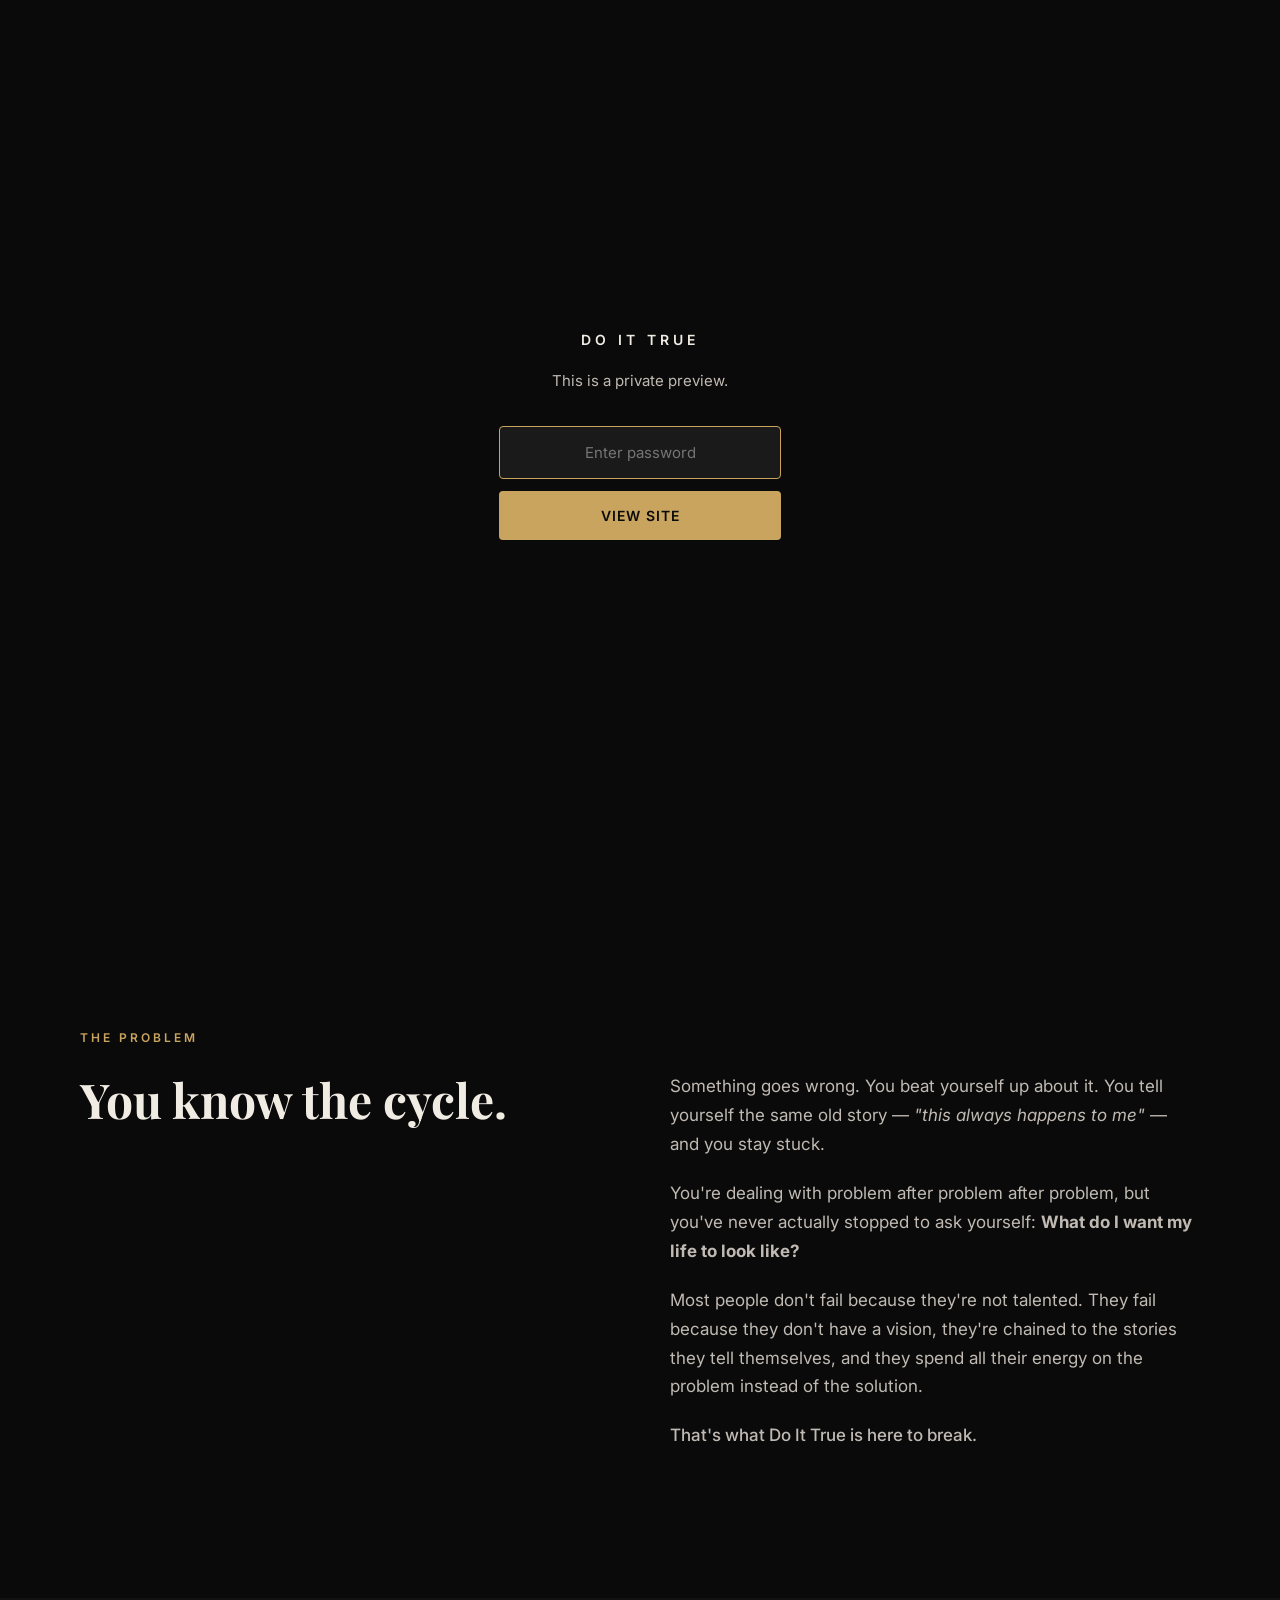
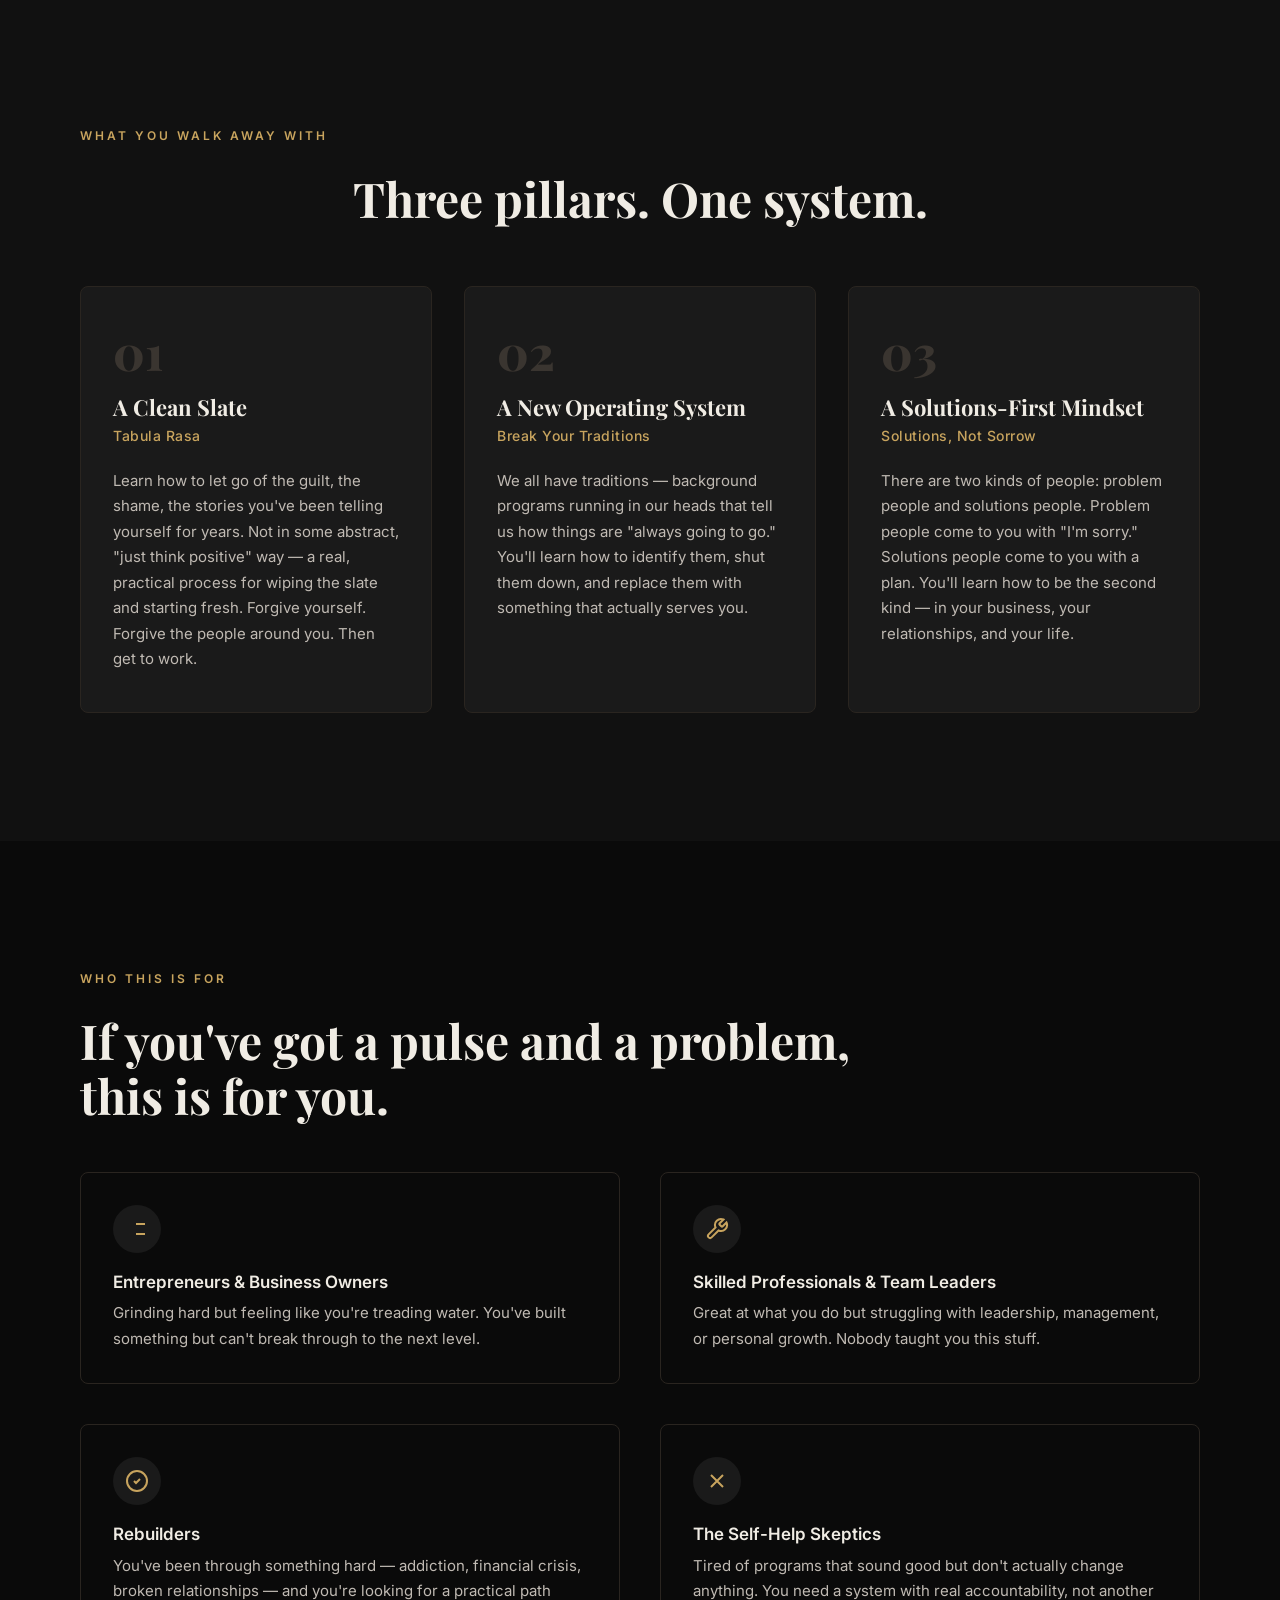
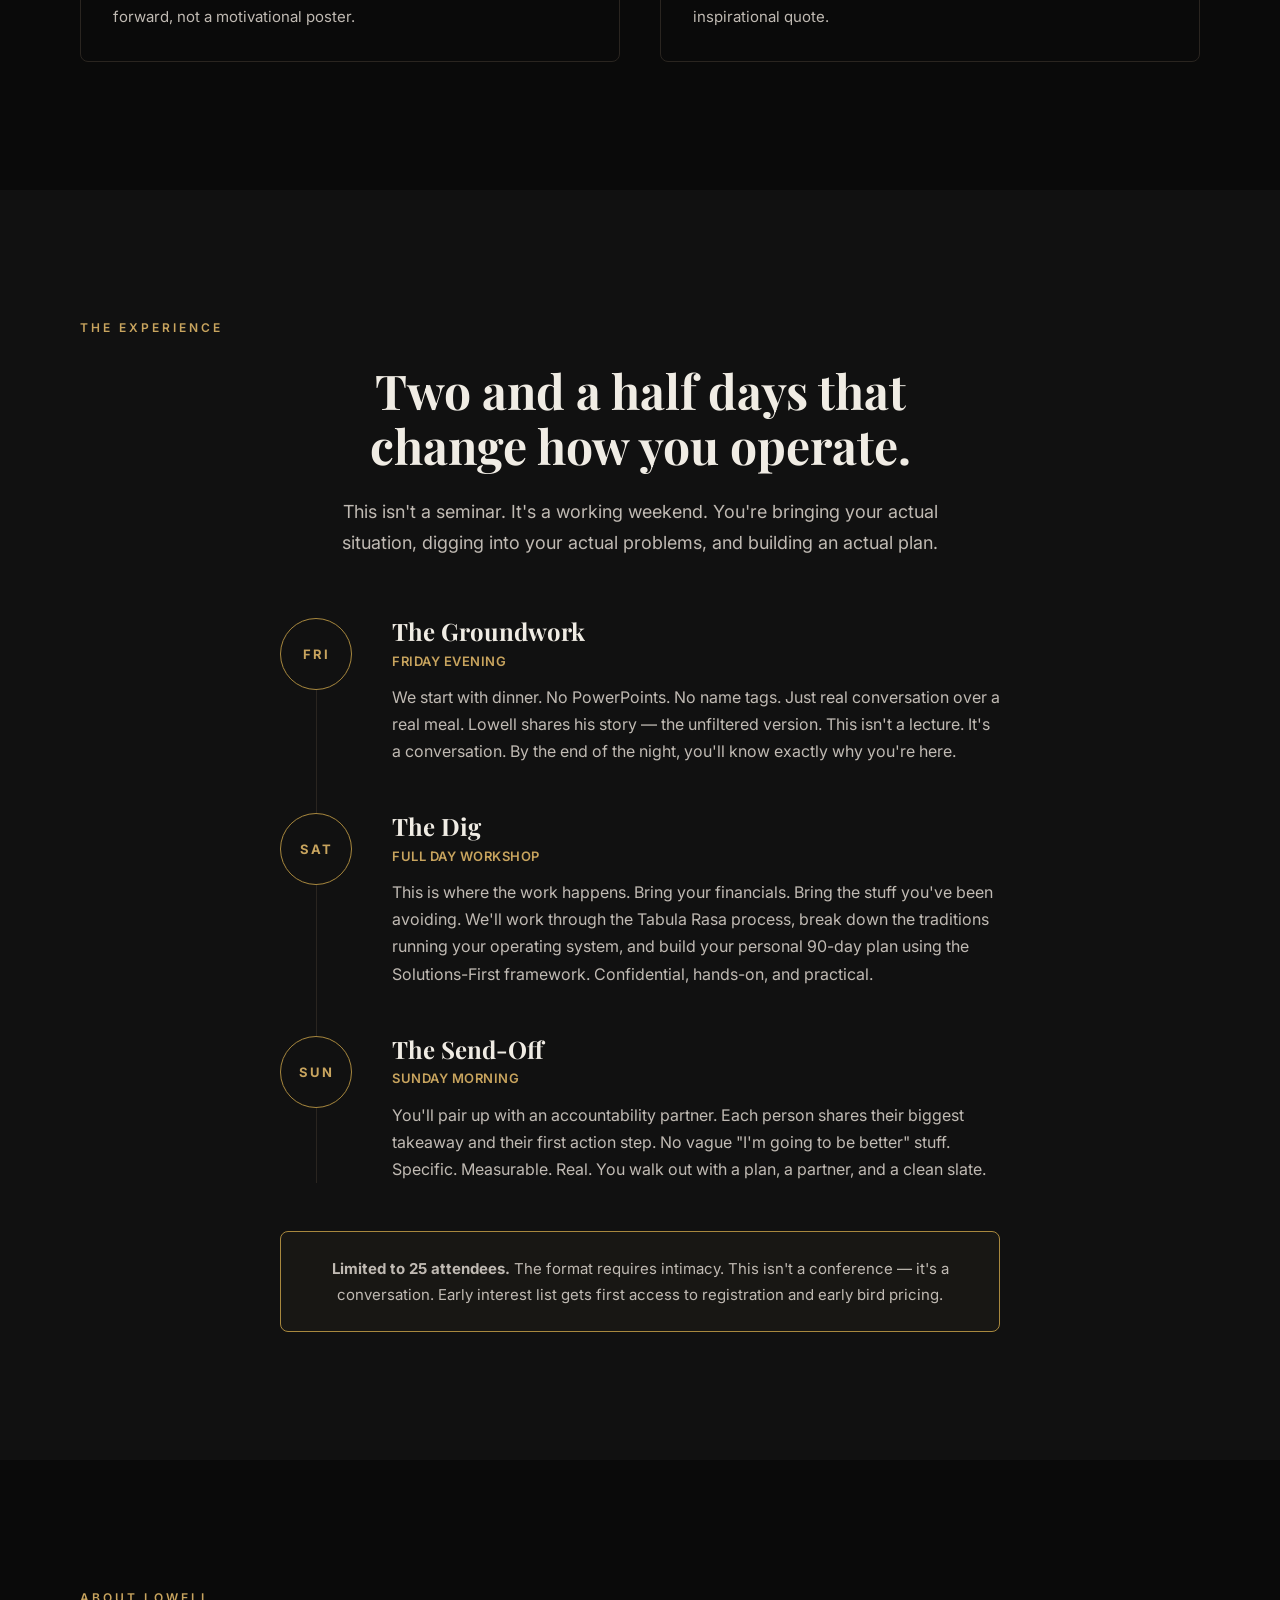
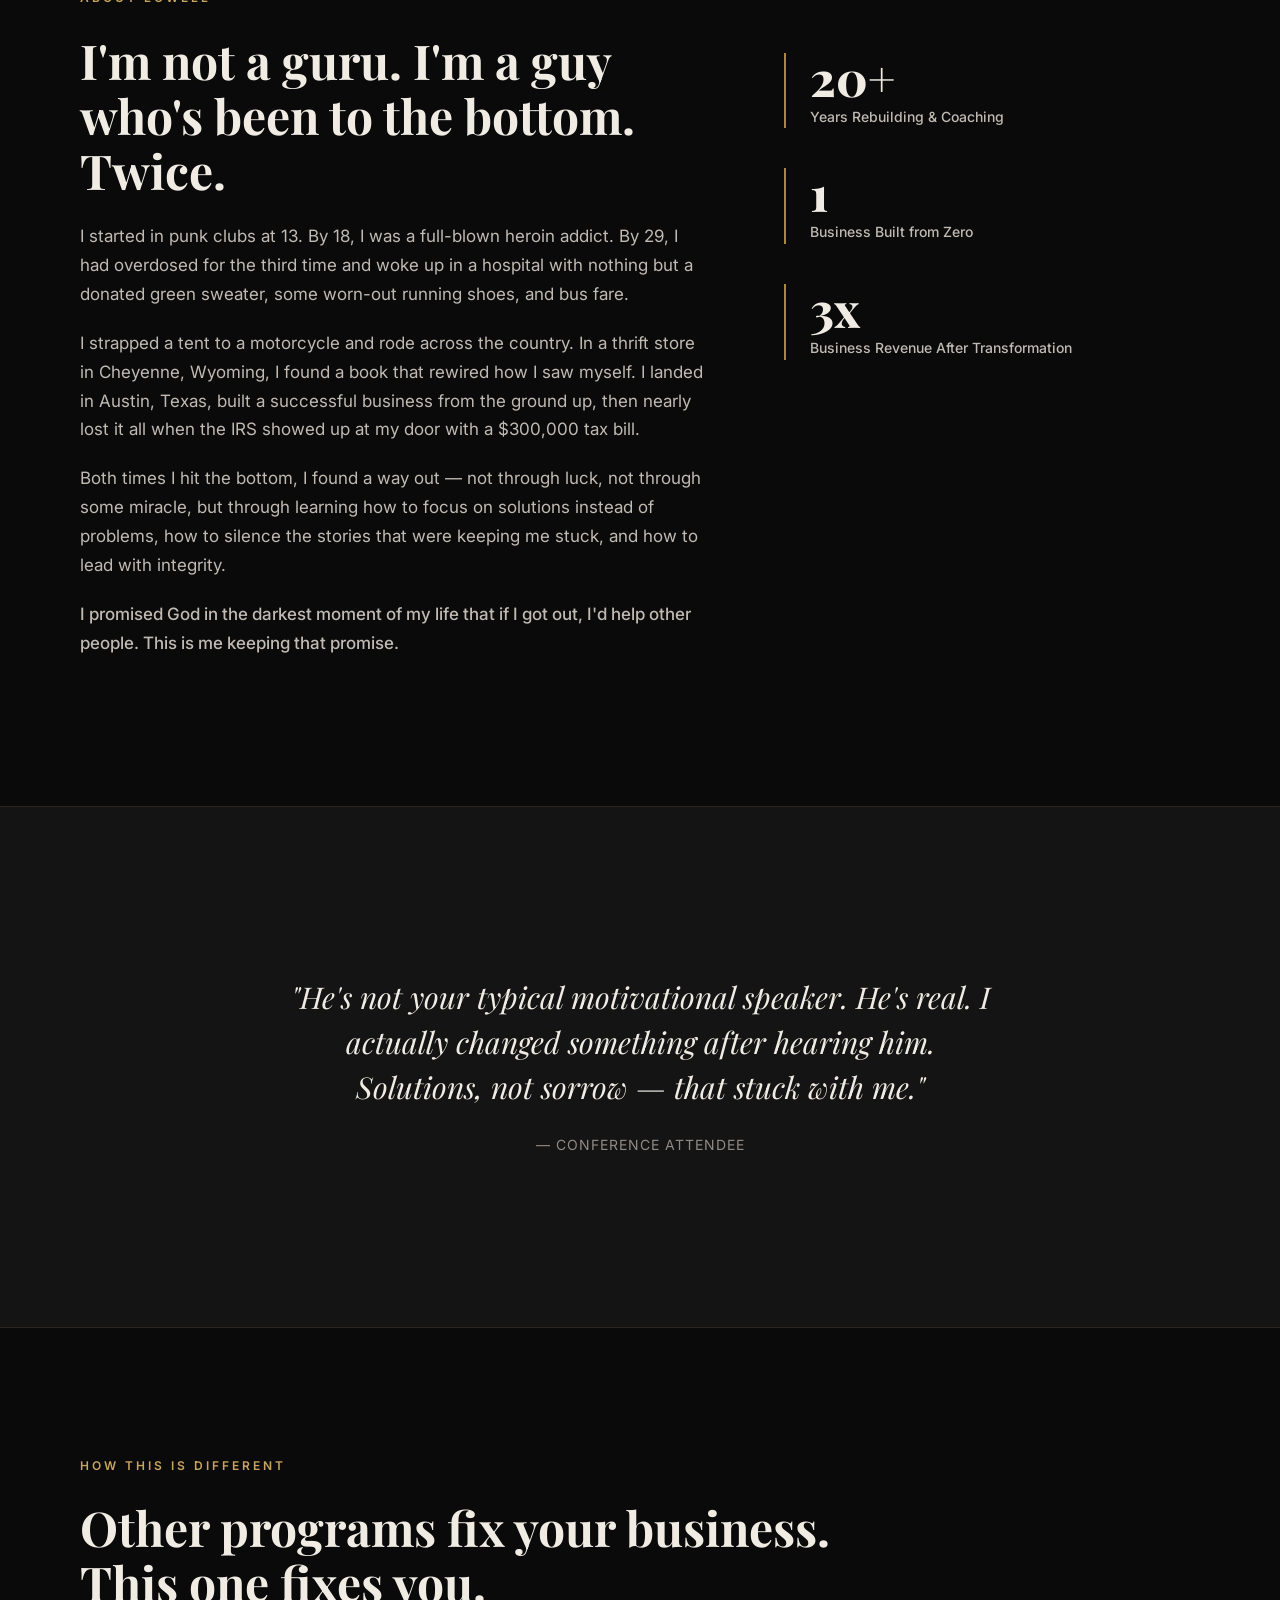
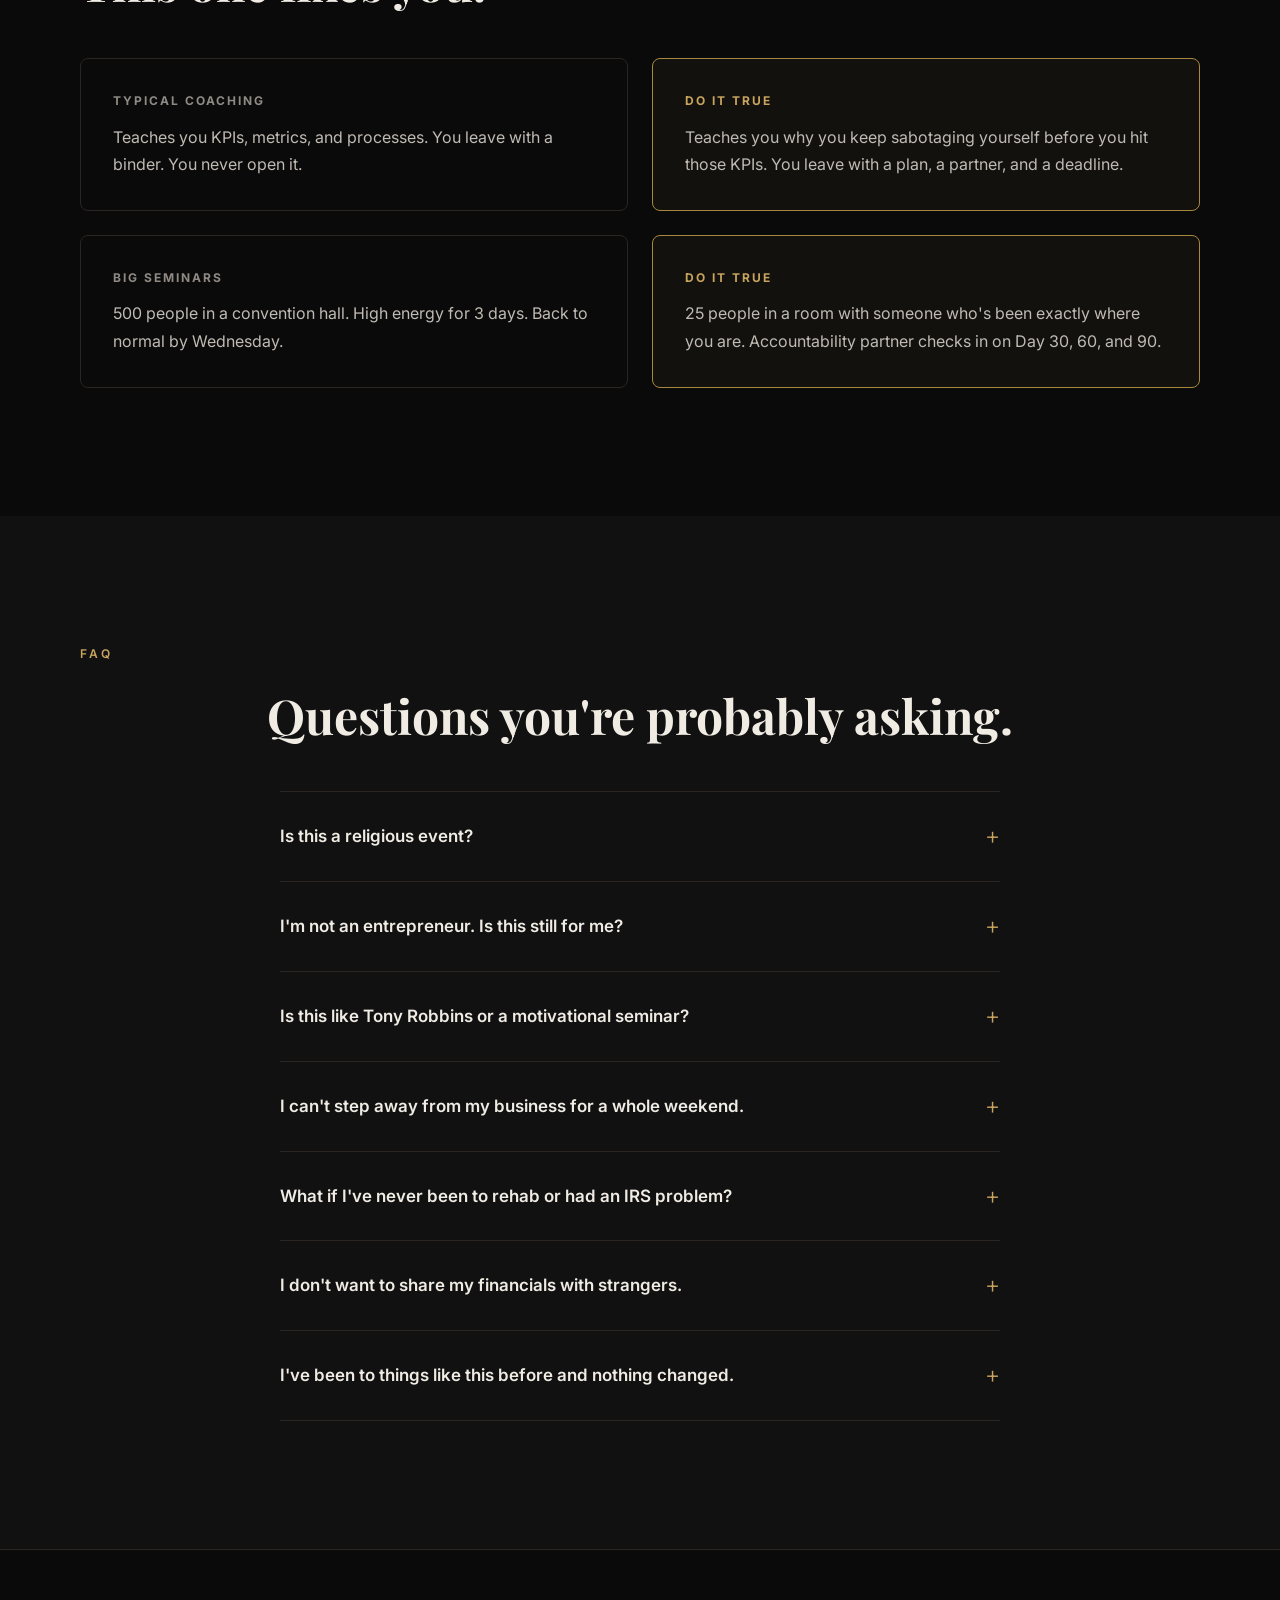
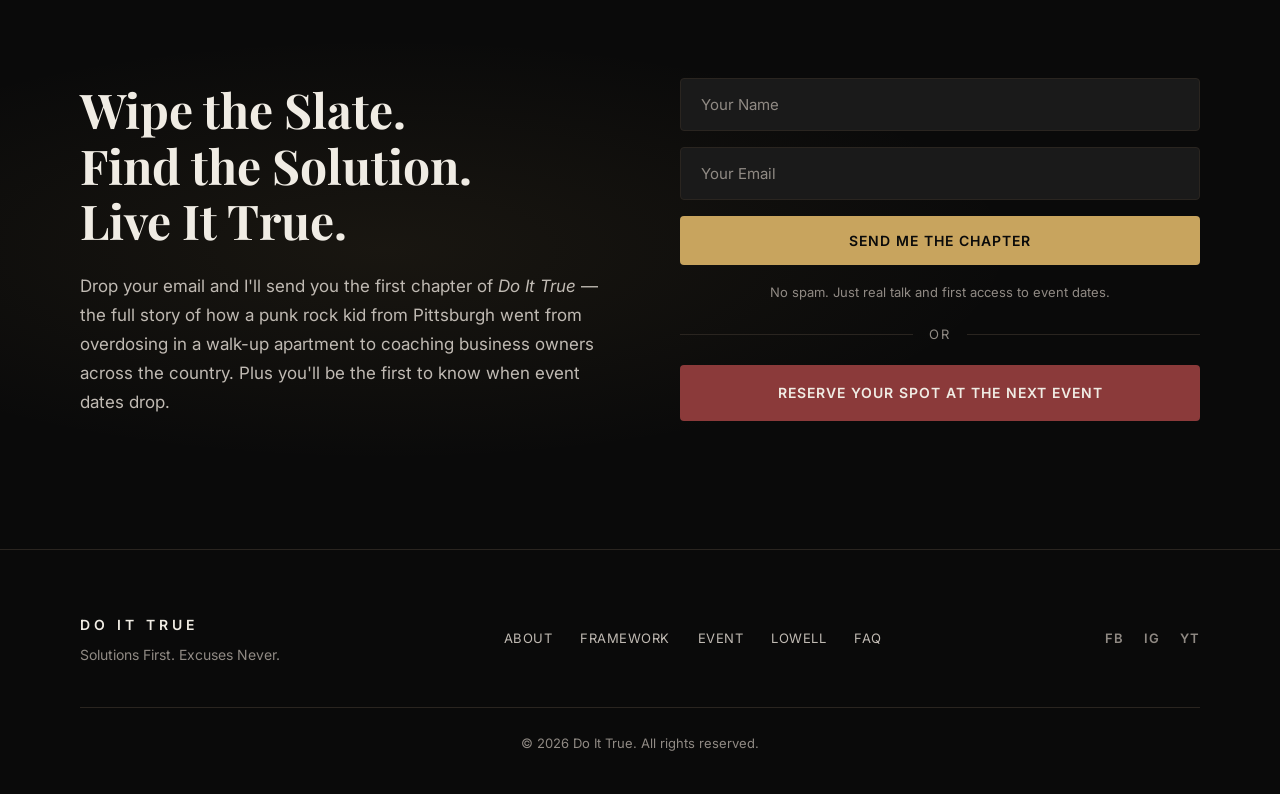
<file: index.html>
<!DOCTYPE html>
<html lang="en">
<head>
  <meta charset="UTF-8">
  <meta name="viewport" content="width=device-width, initial-scale=1.0">
  <title>Do It True — Your Past Doesn't Get to Write Your Future</title>
  <meta name="description" content="Do It True is a solutions-first movement for entrepreneurs, business owners, and anyone ready to stop spinning their wheels and start building the life they want.">
  <link rel="preconnect" href="https://fonts.googleapis.com">
  <link rel="preconnect" href="https://fonts.gstatic.com" crossorigin>
  <link href="https://fonts.googleapis.com/css2?family=Inter:wght@400;500;600&family=Playfair+Display:ital,wght@0,700;0,800;1,700&display=swap" rel="stylesheet">
  <link rel="stylesheet" href="style.css">
</head>
<body>

  <!-- Navigation -->
  <nav class="nav" id="nav">
    <div class="nav-inner">
      <a href="#" class="nav-logo">DO IT TRUE</a>
      <div class="nav-links">
        <a href="#about">About</a>
        <a href="#framework">Framework</a>
        <a href="#event">The Event</a>
        <a href="#lowell">Lowell's Story</a>
        <a href="#faq">FAQ</a>
        <a href="#signup" class="nav-cta">Reserve Your Spot</a>
      </div>
      <button class="nav-toggle" id="navToggle" aria-label="Toggle menu">
        <span></span><span></span><span></span>
      </button>
    </div>
  </nav>

  <!-- Mobile Menu -->
  <div class="mobile-menu" id="mobileMenu">
    <a href="#about">About</a>
    <a href="#framework">Framework</a>
    <a href="#event">The Event</a>
    <a href="#lowell">Lowell's Story</a>
    <a href="#faq">FAQ</a>
    <a href="#signup" class="nav-cta">Reserve Your Spot</a>
  </div>

  <!-- Hero -->
  <header class="hero">
    <div class="hero-bg"></div>
    <div class="container hero-content">
      <p class="hero-tag">A Solutions-First Movement</p>
      <h1 class="hero-title">Your Past Doesn't Get to Write Your Future.</h1>
      <p class="hero-sub">Do It True is for entrepreneurs, business owners, and anyone who's tired of spinning their wheels on problems and ready to build the life they want.</p>
      <div class="hero-actions">
        <a href="#signup" class="btn btn-primary">Reserve Your Spot</a>
        <a href="#about" class="btn btn-ghost">Learn More</a>
      </div>
      <p class="hero-quote">"Don't spend time on your problems. Spend time on your solutions."</p>
    </div>
    <div class="hero-scroll">
      <span>Scroll</span>
      <div class="hero-scroll-line"></div>
    </div>
  </header>

  <!-- Problem Section -->
  <section class="section" id="about">
    <div class="container">
      <div class="section-label">The Problem</div>
      <div class="split">
        <div class="split-left">
          <h2 class="section-title">You know the cycle.</h2>
        </div>
        <div class="split-right">
          <p>Something goes wrong. You beat yourself up about it. You tell yourself the same old story &mdash; <em>"this always happens to me"</em> &mdash; and you stay stuck.</p>
          <p>You're dealing with problem after problem after problem, but you've never actually stopped to ask yourself: <strong>What do I want my life to look like?</strong></p>
          <p>Most people don't fail because they're not talented. They fail because they don't have a vision, they're chained to the stories they tell themselves, and they spend all their energy on the problem instead of the solution.</p>
          <p class="accent-text">That's what Do It True is here to break.</p>
        </div>
      </div>
    </div>
  </section>

  <!-- Framework Section -->
  <section class="section section-dark" id="framework">
    <div class="container">
      <div class="section-label">What You Walk Away With</div>
      <h2 class="section-title center">Three pillars. One system.</h2>
      <div class="cards">
        <div class="card">
          <div class="card-number">01</div>
          <h3 class="card-title">A Clean Slate</h3>
          <p class="card-subtitle">Tabula Rasa</p>
          <p>Learn how to let go of the guilt, the shame, the stories you've been telling yourself for years. Not in some abstract, "just think positive" way &mdash; a real, practical process for wiping the slate and starting fresh. Forgive yourself. Forgive the people around you. Then get to work.</p>
        </div>
        <div class="card">
          <div class="card-number">02</div>
          <h3 class="card-title">A New Operating System</h3>
          <p class="card-subtitle">Break Your Traditions</p>
          <p>We all have traditions &mdash; background programs running in our heads that tell us how things are "always going to go." You'll learn how to identify them, shut them down, and replace them with something that actually serves you.</p>
        </div>
        <div class="card">
          <div class="card-number">03</div>
          <h3 class="card-title">A Solutions-First Mindset</h3>
          <p class="card-subtitle">Solutions, Not Sorrow</p>
          <p>There are two kinds of people: problem people and solutions people. Problem people come to you with "I'm sorry." Solutions people come to you with a plan. You'll learn how to be the second kind &mdash; in your business, your relationships, and your life.</p>
        </div>
      </div>
    </div>
  </section>

  <!-- Who It's For -->
  <section class="section">
    <div class="container">
      <div class="section-label">Who This Is For</div>
      <h2 class="section-title">If you've got a pulse and a problem,<br>this is for you.</h2>
      <div class="audience-grid">
        <div class="audience-item">
          <div class="audience-icon">
            <svg width="24" height="24" viewBox="0 0 24 24" fill="none" stroke="currentColor" stroke-width="2"><path d="M20 7h-9m9 10h-9M4 7h.01M4 17h.01"/></svg>
          </div>
          <h4>Entrepreneurs & Business Owners</h4>
          <p>Grinding hard but feeling like you're treading water. You've built something but can't break through to the next level.</p>
        </div>
        <div class="audience-item">
          <div class="audience-icon">
            <svg width="24" height="24" viewBox="0 0 24 24" fill="none" stroke="currentColor" stroke-width="2"><path d="M14.7 6.3a1 1 0 0 0 0 1.4l1.6 1.6a1 1 0 0 0 1.4 0l3.77-3.77a6 6 0 0 1-7.94 7.94l-6.91 6.91a2.12 2.12 0 0 1-3-3l6.91-6.91a6 6 0 0 1 7.94-7.94l-3.76 3.76z"/></svg>
          </div>
          <h4>Skilled Professionals & Team Leaders</h4>
          <p>Great at what you do but struggling with leadership, management, or personal growth. Nobody taught you this stuff.</p>
        </div>
        <div class="audience-item">
          <div class="audience-icon">
            <svg width="24" height="24" viewBox="0 0 24 24" fill="none" stroke="currentColor" stroke-width="2"><path d="M12 22c5.523 0 10-4.477 10-10S17.523 2 12 2 2 6.477 2 12s4.477 10 10 10z"/><path d="m9 12 2 2 4-4"/></svg>
          </div>
          <h4>Rebuilders</h4>
          <p>You've been through something hard &mdash; addiction, financial crisis, broken relationships &mdash; and you're looking for a practical path forward, not a motivational poster.</p>
        </div>
        <div class="audience-item">
          <div class="audience-icon">
            <svg width="24" height="24" viewBox="0 0 24 24" fill="none" stroke="currentColor" stroke-width="2"><path d="M18 6 6 18M6 6l12 12"/></svg>
          </div>
          <h4>The Self-Help Skeptics</h4>
          <p>Tired of programs that sound good but don't actually change anything. You need a system with real accountability, not another inspirational quote.</p>
        </div>
      </div>
    </div>
  </section>

  <!-- Event Details -->
  <section class="section section-dark" id="event">
    <div class="container">
      <div class="section-label">The Experience</div>
      <h2 class="section-title center">Two and a half days that<br>change how you operate.</h2>
      <p class="section-intro center">This isn't a seminar. It's a working weekend. You're bringing your actual situation, digging into your actual problems, and building an actual plan.</p>

      <div class="timeline">
        <div class="timeline-item">
          <div class="timeline-marker">
            <span class="timeline-day">FRI</span>
          </div>
          <div class="timeline-content">
            <h3>The Groundwork</h3>
            <p class="timeline-time">Friday Evening</p>
            <p>We start with dinner. No PowerPoints. No name tags. Just real conversation over a real meal. Lowell shares his story &mdash; the unfiltered version. This isn't a lecture. It's a conversation. By the end of the night, you'll know exactly why you're here.</p>
          </div>
        </div>
        <div class="timeline-item">
          <div class="timeline-marker">
            <span class="timeline-day">SAT</span>
          </div>
          <div class="timeline-content">
            <h3>The Dig</h3>
            <p class="timeline-time">Full Day Workshop</p>
            <p>This is where the work happens. Bring your financials. Bring the stuff you've been avoiding. We'll work through the Tabula Rasa process, break down the traditions running your operating system, and build your personal 90-day plan using the Solutions-First framework. Confidential, hands-on, and practical.</p>
          </div>
        </div>
        <div class="timeline-item">
          <div class="timeline-marker">
            <span class="timeline-day">SUN</span>
          </div>
          <div class="timeline-content">
            <h3>The Send-Off</h3>
            <p class="timeline-time">Sunday Morning</p>
            <p>You'll pair up with an accountability partner. Each person shares their biggest takeaway and their first action step. No vague "I'm going to be better" stuff. Specific. Measurable. Real. You walk out with a plan, a partner, and a clean slate.</p>
          </div>
        </div>
      </div>

      <div class="event-note">
        <p><strong>Limited to 25 attendees.</strong> The format requires intimacy. This isn't a conference &mdash; it's a conversation. Early interest list gets first access to registration and early bird pricing.</p>
      </div>
    </div>
  </section>

  <!-- About Lowell -->
  <section class="section" id="lowell">
    <div class="container">
      <div class="section-label">About Lowell</div>
      <div class="about-layout">
        <div class="about-text">
          <h2 class="section-title">I'm not a guru. I'm a guy who's been to the bottom. Twice.</h2>
          <p>I started in punk clubs at 13. By 18, I was a full-blown heroin addict. By 29, I had overdosed for the third time and woke up in a hospital with nothing but a donated green sweater, some worn-out running shoes, and bus fare.</p>
          <p>I strapped a tent to a motorcycle and rode across the country. In a thrift store in Cheyenne, Wyoming, I found a book that rewired how I saw myself. I landed in Austin, Texas, built a successful business from the ground up, then nearly lost it all when the IRS showed up at my door with a $300,000 tax bill.</p>
          <p>Both times I hit the bottom, I found a way out &mdash; not through luck, not through some miracle, but through learning how to focus on solutions instead of problems, how to silence the stories that were keeping me stuck, and how to lead with integrity.</p>
          <p class="accent-text">I promised God in the darkest moment of my life that if I got out, I'd help other people. This is me keeping that promise.</p>
        </div>
        <div class="about-stats">
          <div class="stat">
            <div class="stat-number">20+</div>
            <div class="stat-label">Years Rebuilding & Coaching</div>
          </div>
          <div class="stat">
            <div class="stat-number">1</div>
            <div class="stat-label">Business Built from Zero</div>
          </div>
          <div class="stat">
            <div class="stat-number">3x</div>
            <div class="stat-label">Business Revenue After Transformation</div>
          </div>
        </div>
      </div>
    </div>
  </section>

  <!-- Testimonial placeholder -->
  <section class="section section-accent">
    <div class="container">
      <blockquote class="testimonial">
        <p>"He's not your typical motivational speaker. He's real. I actually changed something after hearing him. Solutions, not sorrow &mdash; that stuck with me."</p>
        <cite>&mdash; Conference Attendee</cite>
      </blockquote>
    </div>
  </section>

  <!-- How This Is Different -->
  <section class="section">
    <div class="container">
      <div class="section-label">How This Is Different</div>
      <h2 class="section-title">Other programs fix your business.<br>This one fixes you.</h2>
      <div class="diff-grid">
        <div class="diff-item">
          <div class="diff-label">Typical Coaching</div>
          <p>Teaches you KPIs, metrics, and processes. You leave with a binder. You never open it.</p>
        </div>
        <div class="diff-item diff-item-highlight">
          <div class="diff-label">Do It True</div>
          <p>Teaches you why you keep sabotaging yourself before you hit those KPIs. You leave with a plan, a partner, and a deadline.</p>
        </div>
        <div class="diff-item">
          <div class="diff-label">Big Seminars</div>
          <p>500 people in a convention hall. High energy for 3 days. Back to normal by Wednesday.</p>
        </div>
        <div class="diff-item diff-item-highlight">
          <div class="diff-label">Do It True</div>
          <p>25 people in a room with someone who's been exactly where you are. Accountability partner checks in on Day 30, 60, and 90.</p>
        </div>
      </div>
    </div>
  </section>

  <!-- FAQ -->
  <section class="section section-dark" id="faq">
    <div class="container">
      <div class="section-label">FAQ</div>
      <h2 class="section-title center">Questions you're probably asking.</h2>
      <div class="faq-list">
        <details class="faq-item">
          <summary>Is this a religious event?</summary>
          <p>No. I talk about my own faith because it's part of my story, but this isn't a church service. It's a practical, roll-up-your-sleeves experience for anyone, regardless of where they stand on that.</p>
        </details>
        <details class="faq-item">
          <summary>I'm not an entrepreneur. Is this still for me?</summary>
          <p>Absolutely. The Solutions-First mindset applies to everything &mdash; your career, your relationships, your health, your personal growth. If you've got a pulse and a problem, this is for you.</p>
        </details>
        <details class="faq-item">
          <summary>Is this like Tony Robbins or a motivational seminar?</summary>
          <p>No. I'm not going to have you walk on hot coals or high-five strangers. This is a working weekend &mdash; you're bringing your actual financials, digging into your actual situation, and building an actual 90-day plan. Think of it as a conversation with someone who's been through the worst and figured out what actually works.</p>
        </details>
        <details class="faq-item">
          <summary>I can't step away from my business for a whole weekend.</summary>
          <p>You can't afford NOT to. How many weekends have you spent putting out fires that a better system would have prevented? This is two and a half days that change how you operate for the next decade.</p>
        </details>
        <details class="faq-item">
          <summary>What if I've never been to rehab or had an IRS problem?</summary>
          <p>Good &mdash; I hope you haven't. But everybody has traditions. Everybody has stories they tell themselves that hold them back. You don't need to have hit rock bottom to benefit from learning how to wipe the slate and focus on solutions.</p>
        </details>
        <details class="faq-item">
          <summary>I don't want to share my financials with strangers.</summary>
          <p>Everything is confidential. And the person sitting next to you is just as nervous about it. That's the whole point &mdash; you're not alone in this.</p>
        </details>
        <details class="faq-item">
          <summary>I've been to things like this before and nothing changed.</summary>
          <p>That's because most events give you motivation. We give you a plan, a partner, and a deadline. You're not leaving here with a warm feeling. You're leaving with homework.</p>
        </details>
      </div>
    </div>
  </section>

  <!-- Email Capture -->
  <section class="section section-cta" id="signup">
    <div class="container">
      <div class="cta-layout">
        <div class="cta-content">
          <h2 class="section-title">Wipe the Slate.<br>Find the Solution.<br>Live It True.</h2>
          <p>Drop your email and I'll send you the first chapter of <em>Do It True</em> &mdash; the full story of how a punk rock kid from Pittsburgh went from overdosing in a walk-up apartment to coaching business owners across the country. Plus you'll be the first to know when event dates drop.</p>
        </div>
        <div class="cta-form">
          <form action="#" method="POST" class="signup-form">
            <div class="form-group">
              <input type="text" name="name" placeholder="Your Name" required>
            </div>
            <div class="form-group">
              <input type="email" name="email" placeholder="Your Email" required>
            </div>
            <button type="submit" class="btn btn-primary btn-full">Send Me the Chapter</button>
            <p class="form-note">No spam. Just real talk and first access to event dates.</p>
          </form>
          <div class="or-divider"><span>or</span></div>
          <a href="#" class="btn btn-accent btn-full">Reserve Your Spot at the Next Event</a>
        </div>
      </div>
    </div>
  </section>

  <!-- Footer -->
  <footer class="footer">
    <div class="container">
      <div class="footer-inner">
        <div class="footer-brand">
          <span class="footer-logo">DO IT TRUE</span>
          <p>Solutions First. Excuses Never.</p>
        </div>
        <div class="footer-links">
          <a href="#about">About</a>
          <a href="#framework">Framework</a>
          <a href="#event">Event</a>
          <a href="#lowell">Lowell</a>
          <a href="#faq">FAQ</a>
        </div>
        <div class="footer-social">
          <a href="#" aria-label="Facebook">FB</a>
          <a href="#" aria-label="Instagram">IG</a>
          <a href="#" aria-label="YouTube">YT</a>
        </div>
      </div>
      <div class="footer-bottom">
        <p>&copy; 2026 Do It True. All rights reserved.</p>
      </div>
    </div>
  </footer>

  <!-- Password Gate -->
  <div class="password-gate" id="passwordGate">
    <div class="password-gate-inner">
      <span class="password-gate-logo">DO IT TRUE</span>
      <p class="password-gate-label">This is a private preview.</p>
      <form id="passwordForm" class="password-form">
        <input type="password" id="passwordInput" placeholder="Enter password" autocomplete="off" autofocus>
        <button type="submit" class="btn btn-primary btn-full">View Site</button>
      </form>
      <p class="password-gate-error" id="passwordError"></p>
    </div>
  </div>

  <script src="script.js"></script>
</body>
</html>
</file>
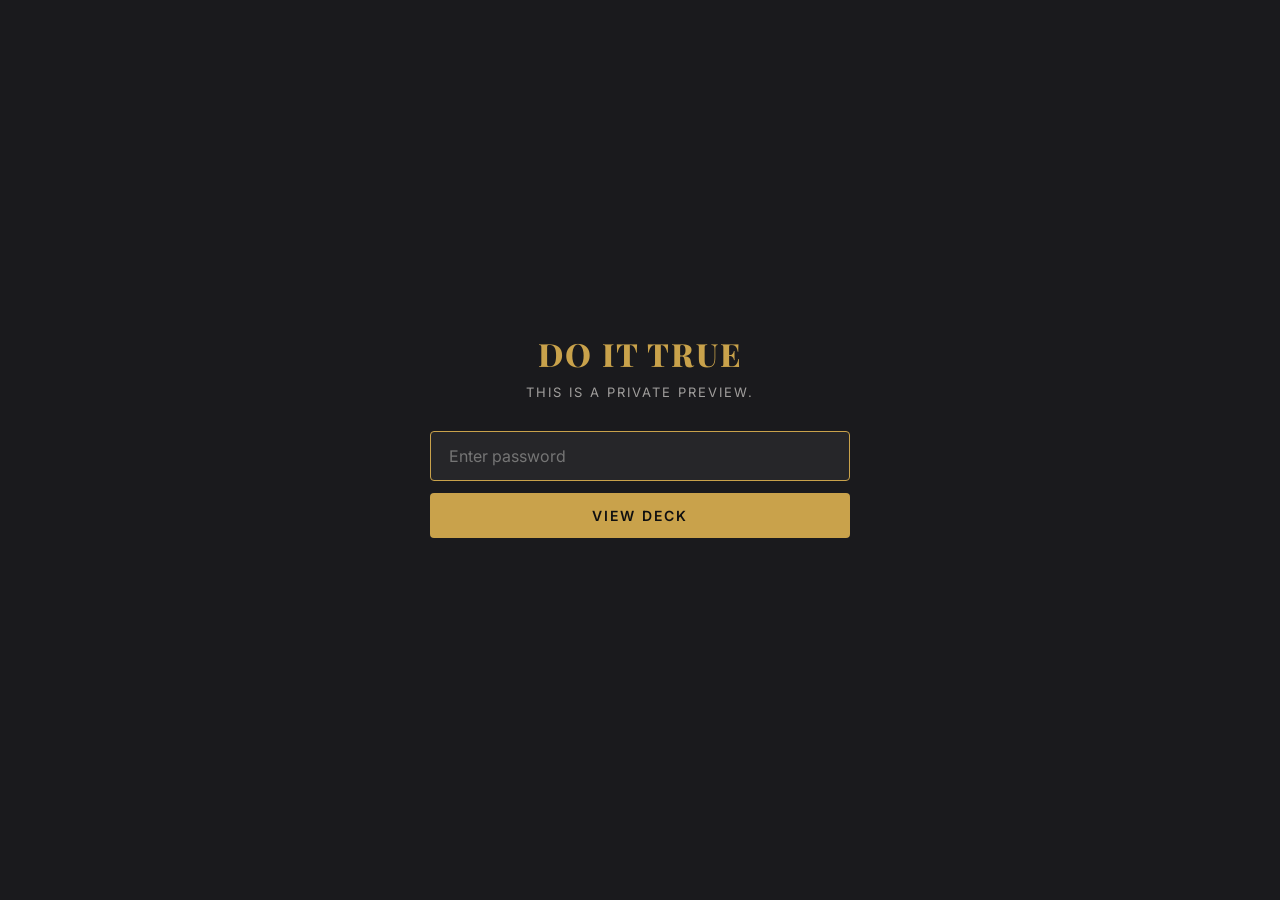
<file: deck/index.html>
<!DOCTYPE html>
<html lang="en">
<head>
<meta charset="UTF-8">
<meta name="viewport" content="width=device-width, initial-scale=1.0">
<title>Do It True — How It Works</title>
<meta name="description" content="Do It True: how the movement works. Target audience, the event, the follow-up, and the modules.">
<link rel="preconnect" href="https://fonts.googleapis.com">
<link rel="preconnect" href="https://fonts.gstatic.com" crossorigin>
<link href="https://fonts.googleapis.com/css2?family=Inter:wght@400;500;600;700&family=Playfair+Display:ital,wght@0,700;0,800;1,700&display=swap" rel="stylesheet">
<style>
  :root {
    --ink: #0f0f10;
    --paper: #faf7f2;
    --dark: #1a1a1d;
    --accent: #c9a24b;
    --muted: #6a6a70;
    --line: rgba(0,0,0,.1);
  }
  * { box-sizing: border-box; margin: 0; padding: 0; }
  html, body { background: #1a1a1d; color: var(--ink); font-family: 'Inter', system-ui, sans-serif; -webkit-font-smoothing: antialiased; height: 100%; overflow: hidden; }
  body.locked { overflow: hidden; }

  /* Top bar */
  .topbar {
    position: fixed;
    top: 0;
    left: 0;
    right: 0;
    padding: 16px 20px;
    display: flex;
    align-items: center;
    justify-content: space-between;
    color: rgba(250,247,242,.7);
    font-size: 11px;
    letter-spacing: 2px;
    text-transform: uppercase;
    z-index: 50;
    pointer-events: none;
  }
  .topbar a { color: var(--accent); text-decoration: none; pointer-events: auto; }
  .counter { color: rgba(250,247,242,.6); font-variant-numeric: tabular-nums; }

  /* Deck viewport */
  .deck {
    position: fixed;
    inset: 0;
    display: flex;
    align-items: center;
    justify-content: center;
    padding: 60px 80px;
  }

  .slide-wrap {
    width: 100%;
    max-width: 1100px;
    aspect-ratio: 16 / 9;
    position: relative;
  }

  .slide {
    position: absolute;
    inset: 0;
    background: var(--paper);
    padding: 60px 70px;
    box-shadow: 0 20px 60px rgba(0,0,0,.4);
    display: flex;
    flex-direction: column;
    justify-content: center;
    overflow: hidden;
    border-radius: 6px;
    opacity: 0;
    transform: translateX(40px);
    transition: opacity .35s ease, transform .35s ease;
    pointer-events: none;
  }
  .slide.active {
    opacity: 1;
    transform: translateX(0);
    pointer-events: auto;
  }
  .slide.exit-left {
    opacity: 0;
    transform: translateX(-40px);
  }
  .slide.dark { background: var(--dark); color: var(--paper); }
  .slide.accent { background: var(--accent); color: var(--ink); }

  .num {
    position: absolute;
    top: 24px;
    right: 32px;
    font-size: 11px;
    letter-spacing: 2px;
    color: var(--muted);
    text-transform: uppercase;
  }
  .dark .num { color: rgba(250,247,242,.5); }
  .accent .num { color: rgba(15,15,16,.6); }

  .label {
    font-size: 12px;
    letter-spacing: 3px;
    text-transform: uppercase;
    color: var(--accent);
    margin-bottom: 18px;
    font-weight: 600;
  }
  h1 {
    font-family: 'Playfair Display', serif;
    font-size: clamp(36px, 6vw, 76px);
    line-height: 1.05;
    font-weight: 800;
    margin-bottom: 18px;
  }
  h2 {
    font-family: 'Playfair Display', serif;
    font-size: clamp(28px, 4.2vw, 48px);
    line-height: 1.1;
    font-weight: 700;
    margin-bottom: 22px;
  }
  h3 {
    font-family: 'Playfair Display', serif;
    font-size: 22px;
    font-weight: 700;
    margin-bottom: 8px;
  }
  p { font-size: clamp(14px, 1.5vw, 18px); line-height: 1.5; color: var(--ink); }
  .dark p { color: rgba(250,247,242,.85); }
  .lede { font-size: clamp(16px, 1.8vw, 22px); line-height: 1.5; max-width: 820px; color: var(--muted); }
  .dark .lede { color: rgba(250,247,242,.75); }

  .grid-3 { display: grid; grid-template-columns: repeat(3, 1fr); gap: 18px; margin-top: 12px; }
  .grid-2 { display: grid; grid-template-columns: repeat(2, 1fr); gap: 18px; margin-top: 12px; }
  .grid-4 { display: grid; grid-template-columns: repeat(2, 1fr); gap: 14px; margin-top: 12px; }

  .card {
    background: rgba(255,255,255,.04);
    border: 1px solid rgba(255,255,255,.1);
    padding: 18px;
    border-radius: 4px;
  }
  .paper-card {
    background: #fff;
    border: 1px solid var(--line);
    padding: 18px;
    border-radius: 4px;
  }
  .card-num { font-family: 'Playfair Display', serif; font-size: 26px; font-style: italic; color: var(--accent); margin-bottom: 2px; }
  .card h3 { font-size: 19px; margin-bottom: 4px; }
  .card .sub { font-size: 11px; letter-spacing: 2px; text-transform: uppercase; color: var(--accent); margin-bottom: 8px; }
  .card p { font-size: 14px; line-height: 1.5; }
  .paper-card h3 { font-size: 19px; }
  .paper-card p { font-size: 14px; line-height: 1.5; color: var(--muted); }

  .hero-quote { font-family: 'Playfair Display', serif; font-style: italic; font-size: clamp(15px, 1.7vw, 21px); margin-top: 20px; color: rgba(250,247,242,.6); }

  .timeline-row { display: grid; grid-template-columns: 100px 1fr; gap: 18px; padding: 14px 0; border-top: 1px solid var(--line); }
  .timeline-row:first-of-type { border-top: none; }
  .day { font-family: 'Playfair Display', serif; font-size: 32px; color: var(--accent); font-weight: 700; }
  .time { font-size: 12px; letter-spacing: 2px; text-transform: uppercase; color: var(--accent); margin-bottom: 4px; }

  .kicker { font-size: 13px; letter-spacing: 3px; text-transform: uppercase; color: var(--accent); margin-top: 18px; font-weight: 600; }

  .bullets { margin-top: 12px; }
  .bullets li { list-style: none; padding: 9px 0; border-bottom: 1px solid rgba(255,255,255,.1); font-size: clamp(14px, 1.4vw, 17px); }
  .bullets li::before { content: "→ "; color: var(--accent); font-weight: 600; }

  .stat-row { display: grid; grid-template-columns: repeat(3,1fr); gap: 20px; margin-top: 22px; }
  .stat-num { font-family: 'Playfair Display', serif; font-size: clamp(38px, 5vw, 58px); font-weight: 800; color: var(--ink); line-height: 1; }
  .stat-label { font-size: 11px; letter-spacing: 2px; text-transform: uppercase; color: rgba(15,15,16,.7); margin-top: 8px; line-height: 1.4; }

  strong { color: var(--accent); font-weight: 600; }

  /* Nav arrows */
  .nav-btn {
    position: fixed;
    top: 50%;
    transform: translateY(-50%);
    width: 52px;
    height: 52px;
    border-radius: 50%;
    background: rgba(250,247,242,.1);
    border: 1px solid rgba(250,247,242,.2);
    color: var(--paper);
    cursor: pointer;
    display: flex;
    align-items: center;
    justify-content: center;
    z-index: 40;
    transition: background .2s, border-color .2s, opacity .2s;
    font-size: 22px;
    font-family: inherit;
  }
  .nav-btn:hover { background: rgba(250,247,242,.18); border-color: var(--accent); }
  .nav-btn:disabled { opacity: .25; cursor: default; }
  .nav-prev { left: 18px; }
  .nav-next { right: 18px; }

  /* Dots */
  .dots {
    position: fixed;
    bottom: 20px;
    left: 50%;
    transform: translateX(-50%);
    display: flex;
    gap: 8px;
    z-index: 40;
  }
  .dot {
    width: 8px;
    height: 8px;
    border-radius: 50%;
    background: rgba(250,247,242,.25);
    border: none;
    cursor: pointer;
    padding: 0;
    transition: background .2s, transform .2s;
  }
  .dot:hover { background: rgba(250,247,242,.5); }
  .dot.active { background: var(--accent); transform: scale(1.3); }

  /* Mobile */
  @media (max-width: 768px) {
    .deck { padding: 50px 14px 70px; }
    .slide-wrap { aspect-ratio: auto; height: 100%; max-height: calc(100vh - 120px); }
    .slide { padding: 36px 22px; overflow-y: auto; justify-content: flex-start; padding-top: 50px; }
    .num { top: 14px; right: 18px; }
    .grid-3, .grid-2, .grid-4 { grid-template-columns: 1fr; gap: 12px; }
    .stat-row { grid-template-columns: 1fr; gap: 14px; }
    .timeline-row { grid-template-columns: 60px 1fr; gap: 12px; }
    .day { font-size: 26px; }
    h1 { font-size: 38px; }
    h2 { font-size: 28px; margin-bottom: 14px; }
    .lede { font-size: 16px; }
    .nav-btn { width: 42px; height: 42px; font-size: 18px; }
    .nav-prev { left: 8px; }
    .nav-next { right: 8px; }
    .topbar { padding: 12px 14px; font-size: 10px; }
  }

  /* Password gate */
  .gate { position: fixed; inset: 0; background: var(--dark); color: var(--paper); display: flex; align-items: center; justify-content: center; z-index: 1000; padding: 24px; }
  .gate.unlocked { display: none; }
  .gate-inner { max-width: 420px; width: 100%; text-align: center; }
  .gate-logo { font-family: 'Playfair Display', serif; font-size: 32px; font-weight: 800; letter-spacing: 2px; color: var(--accent); display: block; margin-bottom: 8px; }
  .gate-label { font-size: 13px; letter-spacing: 2px; text-transform: uppercase; color: rgba(250,247,242,.6); margin-bottom: 28px; }
  .gate-form { display: flex; flex-direction: column; gap: 12px; }
  .gate-form input {
    width: 100%; padding: 14px 18px;
    background: rgba(255,255,255,.05);
    border: 1px solid rgba(255,255,255,.15);
    color: var(--paper); font-size: 16px; border-radius: 4px; outline: none; font-family: inherit;
  }
  .gate-form input:focus { border-color: var(--accent); }
  .gate-form button {
    padding: 14px 20px; background: var(--accent); color: var(--ink);
    border: none; font-size: 14px; font-weight: 600; letter-spacing: 2px;
    text-transform: uppercase; border-radius: 4px; cursor: pointer; font-family: inherit;
  }
  .gate-error { color: #e57373; font-size: 13px; margin-top: 12px; min-height: 18px; }
</style>
</head>
<body class="locked">

<!-- Password Gate -->
<div class="gate" id="gate">
  <div class="gate-inner">
    <span class="gate-logo">DO IT TRUE</span>
    <p class="gate-label">This is a private preview.</p>
    <form id="gateForm" class="gate-form">
      <input type="password" id="gateInput" placeholder="Enter password" autocomplete="off" autofocus>
      <button type="submit">View Deck</button>
    </form>
    <p class="gate-error" id="gateError"></p>
  </div>
</div>

<div class="topbar">
  <a href="/">← Back to Site</a>
  <span class="counter" id="counter">1 / 10</span>
</div>

<div class="deck">
  <div class="slide-wrap" id="slideWrap">

    <section class="slide dark active">
      <span class="num">01 / 10</span>
      <p class="label">A Solutions-First Movement</p>
      <h1>Do It True.</h1>
      <p class="lede">How the movement works. Target audience, the event, the follow-up, and the modules that do the work.</p>
      <p class="hero-quote">"Don't spend time on your problems. Spend time on your solutions."</p>
    </section>

    <section class="slide">
      <span class="num">02 / 10</span>
      <p class="label">The Problem We Solve</p>
      <h2>People stay stuck on the problem.</h2>
      <p class="lede">Most people don't fail because they're not talented. They fail because they have no vision, they're chained to old stories, and they spend all their energy on the problem instead of the solution. Do It True breaks that cycle.</p>
    </section>

    <section class="slide">
      <span class="num">03 / 10</span>
      <p class="label">Target Audience</p>
      <h2>If you've got a pulse and a problem, this is for you.</h2>
      <div class="grid-4">
        <div class="paper-card"><h3>Entrepreneurs & Business Owners</h3><p>Grinding hard but treading water. Built something but can't break through to the next level.</p></div>
        <div class="paper-card"><h3>Skilled Professionals & Team Leaders</h3><p>Great at the craft, struggling with leadership, management, and personal growth.</p></div>
        <div class="paper-card"><h3>Rebuilders</h3><p>Coming off addiction, financial crisis, or broken relationships. Need a practical path, not a poster.</p></div>
        <div class="paper-card"><h3>Self-Help Skeptics</h3><p>Tired of motivation without mechanics. Want a system with real accountability.</p></div>
      </div>
    </section>

    <section class="slide dark">
      <span class="num">04 / 10</span>
      <p class="label">The Modules</p>
      <h2>Three pillars. One system.</h2>
      <div class="grid-3">
        <div class="card"><div class="card-num">01</div><h3>A Clean Slate</h3><p class="sub">Tabula Rasa</p><p>Let go of the guilt, shame, and stories. A real, practical process for wiping the slate and starting fresh.</p></div>
        <div class="card"><div class="card-num">02</div><h3>A New Operating System</h3><p class="sub">Break Your Traditions</p><p>Identify the background programs running in your head, shut them down, and replace them with ones that serve you.</p></div>
        <div class="card"><div class="card-num">03</div><h3>Solutions-First Mindset</h3><p class="sub">Solutions, Not Sorrow</p><p>Two kinds of people: problem people and solutions people. Become the second kind in business, relationships, and life.</p></div>
      </div>
    </section>

    <section class="slide dark">
      <span class="num">05 / 10</span>
      <p class="label">The Event</p>
      <h2>Two and a half days that change how you operate.</h2>
      <p class="lede">Not a seminar. A working weekend. Bring your actual situation. Build an actual plan. Limited to 25 attendees.</p>
    </section>

    <section class="slide">
      <span class="num">06 / 10</span>
      <p class="label">Event Flow</p>
      <h2>Friday. Saturday. Sunday.</h2>
      <div style="margin-top:8px;">
        <div class="timeline-row"><div class="day">FRI</div><div><p class="time">The Groundwork — Friday Evening</p><p>Dinner. No PowerPoints. No name tags. Lowell shares the unfiltered story. By the end of the night, you know why you're here.</p></div></div>
        <div class="timeline-row"><div class="day">SAT</div><div><p class="time">The Dig — Full Day Workshop</p><p>Bring your financials. Bring what you've been avoiding. Work through Tabula Rasa, break the traditions running your OS, build a 90-day plan.</p></div></div>
        <div class="timeline-row"><div class="day">SUN</div><div><p class="time">The Send-Off — Sunday Morning</p><p>Pair with an accountability partner. Share your biggest takeaway and first action step. Specific. Measurable. Real. Walk out with a plan, a partner, and a clean slate.</p></div></div>
      </div>
    </section>

    <section class="slide accent">
      <span class="num">07 / 10</span>
      <p class="label" style="color:var(--ink);">The Follow-Up</p>
      <h2>You don't leave with a binder. You leave with a deadline.</h2>
      <div class="stat-row">
        <div><div class="stat-num">30</div><div class="stat-label">Day Check-In<br>First accountability call</div></div>
        <div><div class="stat-num">60</div><div class="stat-label">Day Check-In<br>Mid-plan course correction</div></div>
        <div><div class="stat-num">90</div><div class="stat-label">Day Check-In<br>Plan complete, next cycle set</div></div>
      </div>
      <p class="kicker" style="color:var(--ink);">Plus: accountability partner paired at the event</p>
    </section>

    <section class="slide">
      <span class="num">08 / 10</span>
      <p class="label">How It's Different</p>
      <h2>Other programs fix your business. This one fixes you.</h2>
      <div class="grid-2">
        <div class="paper-card"><h3>Typical Coaching</h3><p>KPIs, metrics, processes. You leave with a binder. You never open it.</p></div>
        <div class="paper-card" style="border-color:var(--accent); border-width:2px;"><h3>Do It True</h3><p>Why you keep sabotaging yourself <em>before</em> you hit those KPIs. You leave with a plan, a partner, and a deadline.</p></div>
        <div class="paper-card"><h3>Big Seminars</h3><p>500 in a convention hall. High energy for 3 days. Back to normal by Wednesday.</p></div>
        <div class="paper-card" style="border-color:var(--accent); border-width:2px;"><h3>Do It True</h3><p>25 people in a room with someone who's been there. Accountability checks at 30, 60, and 90.</p></div>
      </div>
    </section>

    <section class="slide dark">
      <span class="num">09 / 10</span>
      <p class="label">The Path In</p>
      <h2>From "who is this guy" to "I'm in the room."</h2>
      <ul class="bullets">
        <li><strong>Podcasts & Story</strong> — Lowell's story hits on guest appearances. CTA: drop your email.</li>
        <li><strong>Two Lead Magnets</strong> — First chapter of the book (emotional entry) + Tabula Rasa walkthrough (action entry).</li>
        <li><strong>7-Email Nurture Sequence</strong> — Builds from "interesting story" to "I need to be in that room."</li>
        <li><strong>Interest List → Event Invitation</strong> — Warm leads get first access and early-bird pricing.</li>
        <li><strong>Event → 30/60/90 Follow-Up</strong> — The transformation finishes after they leave the room.</li>
      </ul>
    </section>

    <section class="slide accent">
      <span class="num">10 / 10</span>
      <p class="label" style="color:var(--ink);">The Promise</p>
      <h1 style="font-size:clamp(32px,5.5vw,64px);">Wipe the Slate.<br>Find the Solution.<br>Do It True.</h1>
      <p class="lede" style="color:rgba(15,15,16,.8);">Solutions First. Excuses Never.</p>
    </section>

  </div>
</div>

<button class="nav-btn nav-prev" id="prev" aria-label="Previous slide">‹</button>
<button class="nav-btn nav-next" id="next" aria-label="Next slide">›</button>

<div class="dots" id="dots"></div>

<script>
  // Password gate
  const gate = document.getElementById('gate');
  const form = document.getElementById('gateForm');
  const input = document.getElementById('gateInput');
  const errorEl = document.getElementById('gateError');

  if (sessionStorage.getItem('dit-unlocked') === '1') {
    gate.classList.add('unlocked');
    document.body.classList.remove('locked');
  }
  form.addEventListener('submit', e => {
    e.preventDefault();
    if (input.value === 'solutions2026') {
      sessionStorage.setItem('dit-unlocked', '1');
      gate.classList.add('unlocked');
      document.body.classList.remove('locked');
    } else {
      errorEl.textContent = 'Incorrect password. Try again.';
      input.value = '';
      input.focus();
    }
  });

  // Carousel
  const slides = Array.from(document.querySelectorAll('.slide'));
  const prev = document.getElementById('prev');
  const next = document.getElementById('next');
  const counter = document.getElementById('counter');
  const dotsWrap = document.getElementById('dots');
  let current = 0;

  // Build dots
  slides.forEach((_, i) => {
    const b = document.createElement('button');
    b.className = 'dot' + (i === 0 ? ' active' : '');
    b.setAttribute('aria-label', `Go to slide ${i + 1}`);
    b.addEventListener('click', () => go(i));
    dotsWrap.appendChild(b);
  });
  const dots = Array.from(dotsWrap.children);

  function go(i) {
    if (i < 0 || i >= slides.length || i === current) return;
    const direction = i > current ? 1 : -1;
    const old = slides[current];
    const nxt = slides[i];

    old.classList.remove('active');
    if (direction === 1) {
      old.classList.add('exit-left');
    } else {
      old.style.transform = 'translateX(40px)';
    }

    nxt.classList.remove('exit-left');
    nxt.style.transform = direction === 1 ? 'translateX(40px)' : 'translateX(-40px)';
    // force reflow so transition triggers from the offset
    void nxt.offsetWidth;
    nxt.classList.add('active');
    nxt.style.transform = '';

    setTimeout(() => {
      old.classList.remove('exit-left');
      old.style.transform = '';
    }, 400);

    dots[current].classList.remove('active');
    dots[i].classList.add('active');
    current = i;
    counter.textContent = `${i + 1} / ${slides.length}`;
    prev.disabled = current === 0;
    next.disabled = current === slides.length - 1;
  }

  prev.addEventListener('click', () => go(current - 1));
  next.addEventListener('click', () => go(current + 1));
  prev.disabled = true;

  // Keyboard
  document.addEventListener('keydown', e => {
    if (document.body.classList.contains('locked')) return;
    if (e.key === 'ArrowRight' || e.key === ' ' || e.key === 'PageDown') { e.preventDefault(); go(current + 1); }
    if (e.key === 'ArrowLeft' || e.key === 'PageUp') { e.preventDefault(); go(current - 1); }
    if (e.key === 'Home') { e.preventDefault(); go(0); }
    if (e.key === 'End') { e.preventDefault(); go(slides.length - 1); }
  });

  // Touch swipe
  let touchStartX = 0;
  let touchStartY = 0;
  const wrap = document.getElementById('slideWrap');
  wrap.addEventListener('touchstart', e => {
    touchStartX = e.touches[0].clientX;
    touchStartY = e.touches[0].clientY;
  }, { passive: true });
  wrap.addEventListener('touchend', e => {
    const dx = e.changedTouches[0].clientX - touchStartX;
    const dy = e.changedTouches[0].clientY - touchStartY;
    if (Math.abs(dx) > 50 && Math.abs(dx) > Math.abs(dy)) {
      if (dx < 0) go(current + 1);
      else go(current - 1);
    }
  }, { passive: true });
</script>
</body>
</html>
</file>
<file: style.css>
/* ============================================
   DO IT TRUE — Dark, Bold, Authentic
   ============================================ */

:root {
  --bg-primary: #0a0a0a;
  --bg-secondary: #111111;
  --bg-card: #1a1a1a;
  --bg-accent: #141414;

  --text-primary: #f0ece4;
  --text-secondary: #c0bab3;
  --text-muted: #908a84;

  --accent: #c8a45e;
  --accent-light: #d4b872;
  --accent-dark: #a8883e;

  --red: #8b3a3a;
  --red-light: #a34a4a;

  --border: #2a2520;
  --border-light: #3a3530;

  --font-display: 'Playfair Display', Georgia, serif;
  --font-body: 'Inter', -apple-system, BlinkMacSystemFont, sans-serif;

  --max-width: 1200px;
  --section-pad: clamp(80px, 10vw, 140px);
}

/* Reset */
*, *::before, *::after { box-sizing: border-box; margin: 0; padding: 0; }
html { scroll-behavior: smooth; -webkit-font-smoothing: antialiased; }
body {
  font-family: var(--font-body);
  background: var(--bg-primary);
  color: var(--text-primary);
  line-height: 1.7;
  font-size: 17px;
  font-weight: 400;
  overflow-x: hidden;
}
a { color: var(--accent); text-decoration: none; transition: color 0.3s; }
a:hover { color: var(--accent-light); }
img { max-width: 100%; display: block; }
h1, h2, h3, h4, h5 { font-family: var(--font-display); font-weight: 700; line-height: 1.15; }

.container {
  max-width: var(--max-width);
  margin: 0 auto;
  padding: 0 clamp(20px, 4vw, 40px);
}

/* ---- Nav ---- */
.nav {
  position: fixed;
  top: 0;
  left: 0;
  right: 0;
  z-index: 100;
  padding: 20px 0;
  transition: background 0.4s, padding 0.4s, backdrop-filter 0.4s;
}
.nav.scrolled {
  background: rgba(10, 10, 10, 0.92);
  backdrop-filter: blur(20px);
  padding: 12px 0;
  border-bottom: 1px solid var(--border);
}
.nav-inner {
  max-width: var(--max-width);
  margin: 0 auto;
  padding: 0 clamp(20px, 4vw, 40px);
  display: flex;
  align-items: center;
  justify-content: space-between;
}
.nav-logo {
  font-family: var(--font-body);
  font-weight: 600;
  font-size: 14px;
  letter-spacing: 4px;
  color: var(--text-primary);
  text-transform: uppercase;
}
.nav-links {
  display: flex;
  align-items: center;
  gap: 32px;
}
.nav-links a {
  font-size: 13px;
  font-weight: 500;
  color: var(--text-secondary);
  letter-spacing: 0.5px;
  text-transform: uppercase;
  transition: color 0.3s;
}
.nav-links a:hover { color: var(--text-primary); }
.nav-cta {
  background: var(--accent) !important;
  color: var(--bg-primary) !important;
  padding: 10px 24px !important;
  border-radius: 4px;
  font-weight: 600 !important;
  letter-spacing: 0.5px;
  transition: background 0.3s !important;
}
.nav-cta:hover { background: var(--accent-light) !important; }

.nav-toggle {
  display: none;
  background: none;
  border: none;
  cursor: pointer;
  flex-direction: column;
  gap: 5px;
  padding: 4px;
}
.nav-toggle span {
  display: block;
  width: 24px;
  height: 2px;
  background: var(--text-primary);
  transition: transform 0.3s, opacity 0.3s;
}
.mobile-menu {
  display: none;
  position: fixed;
  top: 0;
  left: 0;
  right: 0;
  bottom: 0;
  background: rgba(10, 10, 10, 0.98);
  z-index: 99;
  flex-direction: column;
  align-items: center;
  justify-content: center;
  gap: 28px;
}
.mobile-menu.open { display: flex; }
.mobile-menu a {
  font-size: 18px;
  font-weight: 500;
  color: var(--text-secondary);
  letter-spacing: 1px;
  text-transform: uppercase;
}
.mobile-menu a:hover { color: var(--text-primary); }

/* ---- Hero ---- */
.hero {
  min-height: 100vh;
  display: flex;
  align-items: center;
  position: relative;
  padding: 120px 0 80px;
  overflow: hidden;
}
.hero-bg {
  position: absolute;
  inset: 0;
  background:
    radial-gradient(ellipse at 20% 50%, rgba(200, 164, 94, 0.06) 0%, transparent 60%),
    radial-gradient(ellipse at 80% 20%, rgba(139, 58, 58, 0.04) 0%, transparent 50%);
}
.hero-content {
  position: relative;
  max-width: 860px;
}
.hero-tag {
  font-size: 13px;
  font-weight: 600;
  letter-spacing: 3px;
  text-transform: uppercase;
  color: var(--accent);
  margin-bottom: 28px;
}
.hero-title {
  font-size: clamp(42px, 6vw, 80px);
  line-height: 1.05;
  margin-bottom: 28px;
  color: var(--text-primary);
}
.hero-sub {
  font-size: clamp(17px, 2vw, 20px);
  color: var(--text-secondary);
  max-width: 640px;
  margin-bottom: 40px;
  line-height: 1.7;
}
.hero-actions {
  display: flex;
  gap: 16px;
  flex-wrap: wrap;
  margin-bottom: 60px;
}
.hero-quote {
  font-family: var(--font-display);
  font-style: italic;
  font-size: 18px;
  color: var(--text-secondary);
  border-left: 2px solid var(--accent);
  padding-left: 20px;
}
.hero-scroll {
  position: absolute;
  bottom: 40px;
  right: clamp(20px, 4vw, 60px);
  display: flex;
  flex-direction: column;
  align-items: center;
  gap: 8px;
}
.hero-scroll span {
  font-size: 11px;
  letter-spacing: 2px;
  text-transform: uppercase;
  color: var(--text-muted);
  writing-mode: vertical-rl;
}
.hero-scroll-line {
  width: 1px;
  height: 60px;
  background: linear-gradient(to bottom, var(--accent), transparent);
  animation: scrollPulse 2s ease-in-out infinite;
}
@keyframes scrollPulse {
  0%, 100% { opacity: 0.3; }
  50% { opacity: 1; }
}

/* ---- Buttons ---- */
.btn {
  display: inline-flex;
  align-items: center;
  justify-content: center;
  padding: 16px 36px;
  font-size: 14px;
  font-weight: 600;
  letter-spacing: 1px;
  text-transform: uppercase;
  border-radius: 4px;
  border: none;
  cursor: pointer;
  transition: all 0.3s;
  font-family: var(--font-body);
}
.btn-primary {
  background: var(--accent);
  color: var(--bg-primary);
}
.btn-primary:hover {
  background: var(--accent-light);
  color: var(--bg-primary);
  transform: translateY(-2px);
  box-shadow: 0 8px 30px rgba(200, 164, 94, 0.2);
}
.btn-ghost {
  background: transparent;
  color: var(--text-secondary);
  border: 1px solid var(--border-light);
}
.btn-ghost:hover {
  color: var(--text-primary);
  border-color: var(--text-secondary);
}
.btn-accent {
  background: var(--red);
  color: var(--text-primary);
}
.btn-accent:hover {
  background: var(--red-light);
  color: var(--text-primary);
}
.btn-full { width: 100%; }

/* ---- Sections ---- */
.section {
  padding: var(--section-pad) 0;
}
.section-dark {
  background: var(--bg-secondary);
}
.section-accent {
  background: var(--bg-accent);
  border-top: 1px solid var(--border);
  border-bottom: 1px solid var(--border);
}
.section-label {
  font-size: 12px;
  font-weight: 600;
  letter-spacing: 3px;
  text-transform: uppercase;
  color: var(--accent);
  margin-bottom: 24px;
}
.section-title {
  font-size: clamp(30px, 4vw, 48px);
  margin-bottom: 24px;
  color: var(--text-primary);
}
.section-title.center { text-align: center; }
.section-intro {
  font-size: 18px;
  color: var(--text-secondary);
  max-width: 640px;
  line-height: 1.7;
}
.section-intro.center { margin: 0 auto 60px; text-align: center; }
.accent-text {
  color: var(--accent);
  font-weight: 500;
  font-size: 18px;
}

/* ---- Split Layout ---- */
.split {
  display: grid;
  grid-template-columns: 1fr 1fr;
  gap: 60px;
  align-items: start;
}
.split-right p {
  color: var(--text-secondary);
  margin-bottom: 20px;
  font-size: 17px;
}

/* ---- Cards ---- */
.cards {
  display: grid;
  grid-template-columns: repeat(3, 1fr);
  gap: 32px;
  margin-top: 60px;
}
.card {
  background: var(--bg-card);
  border: 1px solid var(--border);
  border-radius: 8px;
  padding: 40px 32px;
  transition: transform 0.3s, border-color 0.3s;
}
.card:hover {
  transform: translateY(-4px);
  border-color: var(--accent-dark);
}
.card-number {
  font-size: 48px;
  font-family: var(--font-display);
  font-weight: 800;
  color: var(--border-light);
  margin-bottom: 20px;
  line-height: 1;
}
.card-title {
  font-size: 22px;
  margin-bottom: 4px;
}
.card-subtitle {
  font-size: 14px;
  color: var(--accent);
  font-weight: 500;
  letter-spacing: 0.5px;
  margin-bottom: 20px;
}
.card p:last-child {
  color: var(--text-secondary);
  font-size: 15px;
}

/* ---- Audience Grid ---- */
.audience-grid {
  display: grid;
  grid-template-columns: repeat(2, 1fr);
  gap: 40px;
  margin-top: 48px;
}
.audience-item {
  padding: 32px;
  border: 1px solid var(--border);
  border-radius: 8px;
  transition: border-color 0.3s;
}
.audience-item:hover { border-color: var(--accent-dark); }
.audience-icon {
  width: 48px;
  height: 48px;
  border-radius: 50%;
  background: var(--bg-card);
  display: flex;
  align-items: center;
  justify-content: center;
  margin-bottom: 20px;
  color: var(--accent);
}
.audience-item h4 {
  font-family: var(--font-body);
  font-size: 17px;
  font-weight: 600;
  margin-bottom: 8px;
}
.audience-item p {
  color: var(--text-secondary);
  font-size: 15px;
}

/* ---- Timeline ---- */
.timeline {
  max-width: 720px;
  margin: 60px auto 0;
  position: relative;
}
.timeline::before {
  content: '';
  position: absolute;
  left: 36px;
  top: 0;
  bottom: 0;
  width: 1px;
  background: var(--border);
}
.timeline-item {
  display: flex;
  gap: 40px;
  margin-bottom: 48px;
  position: relative;
}
.timeline-item:last-child { margin-bottom: 0; }
.timeline-marker {
  flex-shrink: 0;
  width: 72px;
  height: 72px;
  border-radius: 50%;
  border: 1px solid var(--accent-dark);
  display: flex;
  align-items: center;
  justify-content: center;
  background: var(--bg-secondary);
  position: relative;
  z-index: 1;
}
.timeline-day {
  font-size: 13px;
  font-weight: 700;
  letter-spacing: 2px;
  color: var(--accent);
}
.timeline-content h3 {
  font-size: 24px;
  margin-bottom: 4px;
}
.timeline-time {
  font-size: 13px;
  font-weight: 600;
  color: var(--accent);
  letter-spacing: 0.5px;
  text-transform: uppercase;
  margin-bottom: 12px;
}
.timeline-content p:last-child {
  color: var(--text-secondary);
  font-size: 16px;
}
.event-note {
  max-width: 720px;
  margin: 48px auto 0;
  padding: 24px 32px;
  border: 1px solid var(--accent-dark);
  border-radius: 8px;
  text-align: center;
  background: rgba(200, 164, 94, 0.04);
}
.event-note p {
  color: var(--text-secondary);
  font-size: 15px;
}

/* ---- About Layout ---- */
.about-layout {
  display: grid;
  grid-template-columns: 1.5fr 1fr;
  gap: 80px;
  align-items: start;
}
.about-text p {
  color: var(--text-secondary);
  font-size: 17px;
  margin-bottom: 20px;
}
.about-stats {
  display: flex;
  flex-direction: column;
  gap: 40px;
  padding-top: 20px;
}
.stat {
  border-left: 2px solid var(--accent-dark);
  padding-left: 24px;
}
.stat-number {
  font-family: var(--font-display);
  font-size: 48px;
  font-weight: 800;
  color: var(--text-primary);
  line-height: 1;
  margin-bottom: 4px;
}
.stat-label {
  font-size: 14px;
  color: var(--text-secondary);
  font-weight: 500;
}

/* ---- Testimonial ---- */
.testimonial {
  text-align: center;
  max-width: 720px;
  margin: 0 auto;
  padding: 40px 0;
}
.testimonial p {
  font-family: var(--font-display);
  font-size: clamp(22px, 3vw, 30px);
  font-style: italic;
  line-height: 1.5;
  color: var(--text-primary);
  margin-bottom: 20px;
}
.testimonial cite {
  font-style: normal;
  font-size: 14px;
  color: var(--text-muted);
  letter-spacing: 1px;
  text-transform: uppercase;
}

/* ---- Difference Grid ---- */
.diff-grid {
  display: grid;
  grid-template-columns: 1fr 1fr;
  gap: 24px;
  margin-top: 48px;
}
.diff-item {
  padding: 32px;
  border: 1px solid var(--border);
  border-radius: 8px;
}
.diff-item-highlight {
  border-color: var(--accent-dark);
  background: rgba(200, 164, 94, 0.04);
}
.diff-label {
  font-size: 12px;
  font-weight: 700;
  letter-spacing: 2px;
  text-transform: uppercase;
  color: var(--text-muted);
  margin-bottom: 12px;
}
.diff-item-highlight .diff-label {
  color: var(--accent);
}
.diff-item p {
  color: var(--text-secondary);
  font-size: 16px;
}

/* ---- FAQ ---- */
.faq-list {
  max-width: 720px;
  margin: 48px auto 0;
}
.faq-item {
  border-bottom: 1px solid var(--border);
  padding: 24px 0;
}
.faq-item:first-child { border-top: 1px solid var(--border); }
.faq-item summary {
  font-family: var(--font-body);
  font-size: 17px;
  font-weight: 600;
  color: var(--text-primary);
  cursor: pointer;
  list-style: none;
  display: flex;
  align-items: center;
  justify-content: space-between;
  gap: 16px;
}
.faq-item summary::-webkit-details-marker { display: none; }
.faq-item summary::after {
  content: '+';
  font-size: 24px;
  font-weight: 300;
  color: var(--accent);
  flex-shrink: 0;
  transition: transform 0.3s;
}
.faq-item[open] summary::after {
  transform: rotate(45deg);
}
.faq-item p {
  color: var(--text-secondary);
  font-size: 16px;
  margin-top: 16px;
  padding-right: 40px;
  line-height: 1.7;
}

/* ---- CTA / Signup ---- */
.section-cta {
  background:
    radial-gradient(ellipse at 30% 50%, rgba(200, 164, 94, 0.08) 0%, transparent 50%),
    var(--bg-primary);
  border-top: 1px solid var(--border);
}
.cta-layout {
  display: grid;
  grid-template-columns: 1fr 1fr;
  gap: 80px;
  align-items: center;
}
.cta-content p {
  color: var(--text-secondary);
  font-size: 17px;
  line-height: 1.7;
  margin-top: 20px;
}
.signup-form {
  display: flex;
  flex-direction: column;
  gap: 16px;
}
.form-group input {
  width: 100%;
  padding: 16px 20px;
  background: var(--bg-card);
  border: 1px solid var(--border);
  border-radius: 4px;
  color: var(--text-primary);
  font-family: var(--font-body);
  font-size: 15px;
  transition: border-color 0.3s;
  outline: none;
}
.form-group input::placeholder { color: var(--text-muted); }
.form-group input:focus { border-color: var(--accent); }
.form-note {
  font-size: 13px;
  color: var(--text-muted);
  text-align: center;
}
.or-divider {
  display: flex;
  align-items: center;
  gap: 16px;
  margin: 20px 0;
  color: var(--text-muted);
  font-size: 13px;
  text-transform: uppercase;
  letter-spacing: 2px;
}
.or-divider::before,
.or-divider::after {
  content: '';
  flex: 1;
  height: 1px;
  background: var(--border);
}

/* ---- Footer ---- */
.footer {
  padding: 60px 0 40px;
  border-top: 1px solid var(--border);
}
.footer-inner {
  display: flex;
  align-items: center;
  justify-content: space-between;
  margin-bottom: 40px;
}
.footer-logo {
  font-family: var(--font-body);
  font-weight: 600;
  font-size: 14px;
  letter-spacing: 4px;
  color: var(--text-primary);
}
.footer-brand p {
  color: var(--text-muted);
  font-size: 14px;
  margin-top: 4px;
}
.footer-links {
  display: flex;
  gap: 28px;
}
.footer-links a {
  font-size: 13px;
  color: var(--text-secondary);
  text-transform: uppercase;
  letter-spacing: 0.5px;
}
.footer-social {
  display: flex;
  gap: 20px;
}
.footer-social a {
  font-size: 13px;
  font-weight: 600;
  color: var(--text-muted);
  letter-spacing: 1px;
}
.footer-bottom {
  border-top: 1px solid var(--border);
  padding-top: 24px;
  text-align: center;
}
.footer-bottom p {
  font-size: 13px;
  color: var(--text-muted);
}

/* ---- Responsive ---- */
@media (max-width: 900px) {
  .nav-links { display: none; }
  .nav-toggle { display: flex; }
  .split { grid-template-columns: 1fr; gap: 32px; }
  .cards { grid-template-columns: 1fr; }
  .audience-grid { grid-template-columns: 1fr; }
  .about-layout { grid-template-columns: 1fr; gap: 48px; }
  .about-stats { flex-direction: row; flex-wrap: wrap; gap: 32px; }
  .diff-grid { grid-template-columns: 1fr; }
  .cta-layout { grid-template-columns: 1fr; gap: 48px; }
  .footer-inner { flex-direction: column; gap: 24px; text-align: center; }
  .timeline::before { left: 28px; }
  .timeline-marker { width: 56px; height: 56px; }
  .timeline-item { gap: 24px; }
}
@media (max-width: 600px) {
  .hero { padding-top: 100px; }
  .hero-scroll { display: none; }
  .cards { gap: 20px; }
  .card { padding: 28px 24px; }
}

/* ---- Password Gate ---- */
.password-gate {
  position: fixed;
  inset: 0;
  z-index: 9999;
  background: var(--bg-primary);
  display: flex;
  align-items: center;
  justify-content: center;
}
.password-gate.unlocked { display: none; }
body.locked { overflow: hidden; }
.password-gate-inner {
  text-align: center;
  max-width: 360px;
  padding: 0 24px;
}
.password-gate-logo {
  font-family: var(--font-body);
  font-weight: 600;
  font-size: 14px;
  letter-spacing: 4px;
  color: var(--text-primary);
  display: block;
  margin-bottom: 16px;
}
.password-gate-label {
  font-size: 15px;
  color: var(--text-secondary);
  margin-bottom: 32px;
}
.password-form {
  display: flex;
  flex-direction: column;
  gap: 12px;
}
.password-form input {
  width: 100%;
  padding: 16px 20px;
  background: var(--bg-card);
  border: 1px solid var(--border);
  border-radius: 4px;
  color: var(--text-primary);
  font-family: var(--font-body);
  font-size: 15px;
  text-align: center;
  outline: none;
  transition: border-color 0.3s;
}
.password-form input:focus { border-color: var(--accent); }
.password-gate-error {
  font-size: 13px;
  color: var(--red-light);
  margin-top: 12px;
  min-height: 20px;
}

/* ---- Animations ---- */
.fade-in {
  opacity: 0;
  transform: translateY(30px);
  transition: opacity 0.8s ease, transform 0.8s ease;
}
.fade-in.visible {
  opacity: 1;
  transform: translateY(0);
}
</file>
